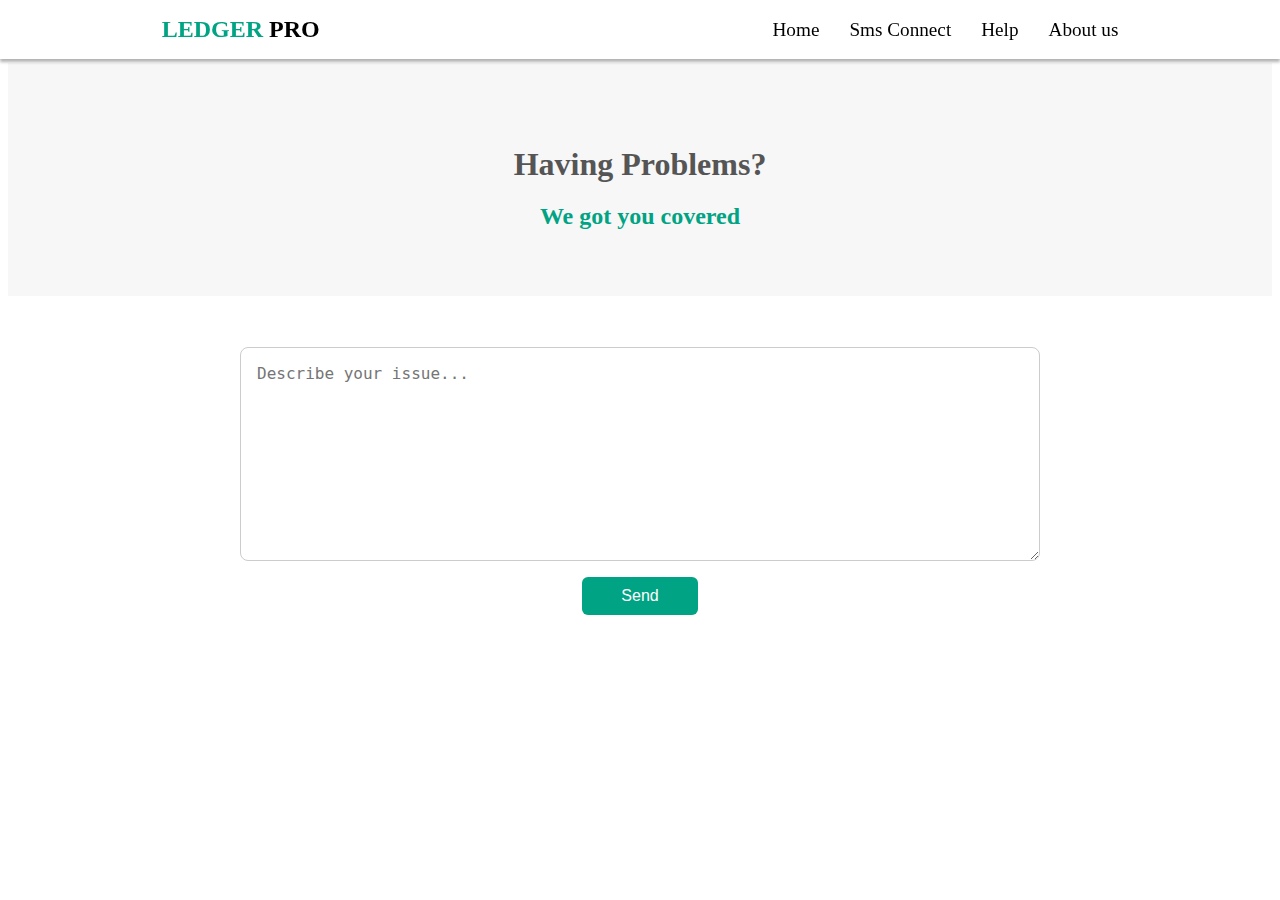
<file: public/help.html>
<!DOCTYPE html>
<html lang="en">
  <head>
    <meta charset="UTF-8" />
    <meta name="viewport" content="width=device-width, initial-scale=1.0" />
    <title>Help - Ledger Pro</title>
    <link rel="stylesheet" href="css/help.css" />
    <link rel="stylesheet" href="css/style.css">
  </head>
  <body>
     <header style="margin-bottom: 5%;">
       <div class="menu-slider">
          <button>
            <img src="assets/Menu.png" alt="" onclick="showmenu()"  id = "slider"/>
          </button>
        </div>
      <div class="menu" style="padding: 1rem 0rem; ">
        <div class="logo">
          <a href="index.html"><span class="highlight">LEDGER</span> PRO</a>
        </div>

       
        
        <ul name="menu-links" id="menulists">
          <li><a href="index.html">Home</a></li>
          <li><a href="smsconnect.html">Sms Connect</a></li>
          <li><a href="#">Help</a></li>
          <li><a href="aboutus.html">About us</a></li>
        </ul>          
      </div>
    </header>

    <section class="sec1">
      <div class="head-group">
        <h3>Having Problems?</h3>
        <h2>We got you covered</h2>
       
      </div>
    </section>

    <section class="sec2">
      <div class="textbox-group">
        <textarea name="helpclass" id="helpid" placeholder="Describe your issue..."></textarea>
      </div>
      <div class="button-group">
        <button id="send">Send</button>
      </div>
    </section>
  </body>
</html>

<script src="js/index.js"></script>


<script src="js/main.js"></script>
</file>
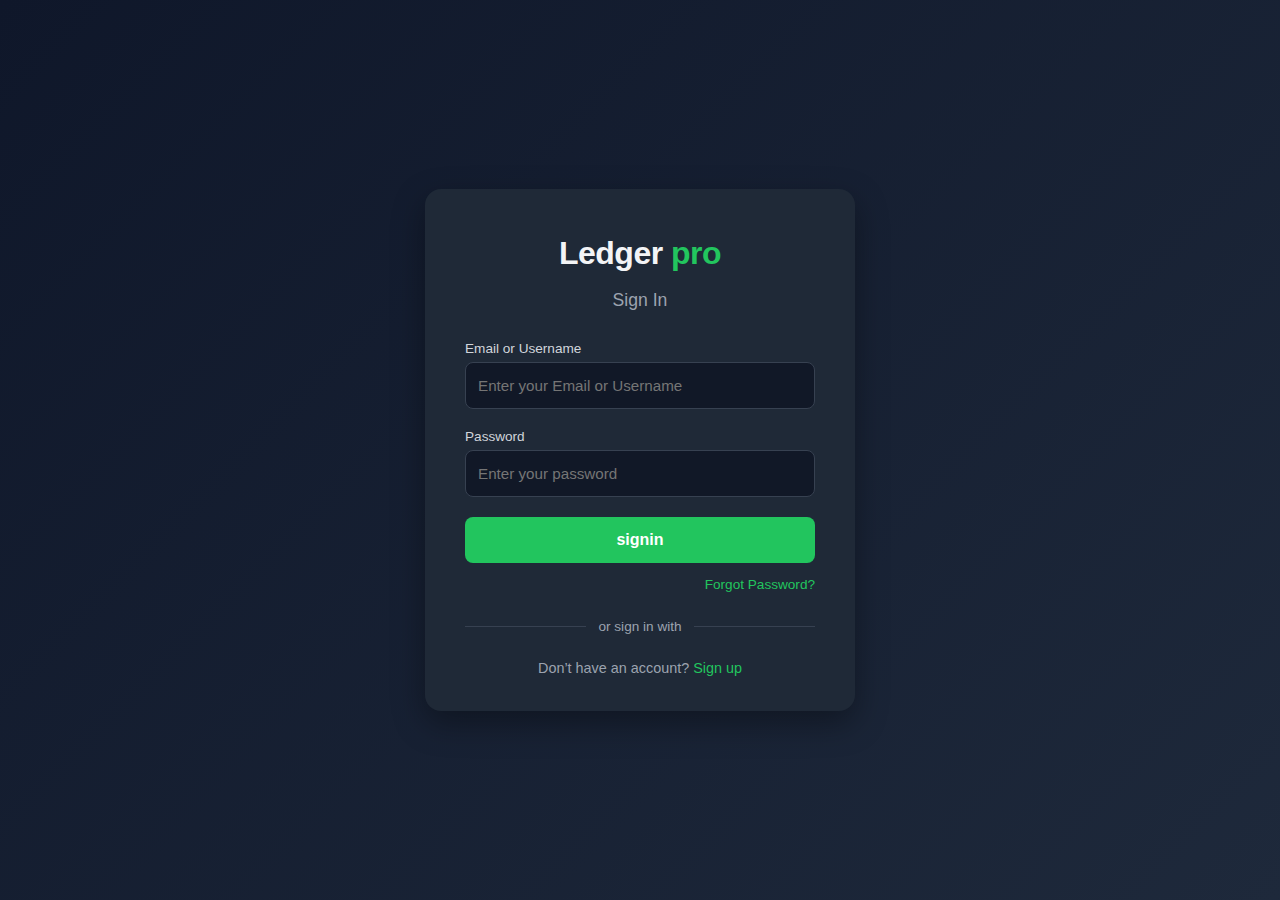
<file: public/signin.html>
<!DOCTYPE html>
<html lang="en">
  <head>
    <meta charset="UTF-8" />
    <meta name="viewport" content="width=device-width, initial-scale=1.0" />
    <title>Ledger Pro - Sign In</title>
    <link rel="stylesheet" href="css/signin.css" />
    <script src="https://accounts.google.com/gsi/client" async defer></script>



    
  </head>
  <body>
    <div class="main">
      <form id="userform">
        <h2>Ledger <l> pro </l></h2>
        <h3>Sign In</h3>

        <div class="input-group">
          <label for="email">Email or Username</label>
          <input
            type="text"
            placeholder="Enter your Email or Username"
            id="email"
            name="email"
            
          />
        </div>
        <div class="input-group">
          <label for="password">Password</label>
          <input
            type="password"
            placeholder="Enter your password"
            id="password"
            name="password"
            
          />
        </div>

        <div class="button-group">
          <input type="submit" value="signin" id="signinBtn"/>
        </div>
       

        <div class="forgot-group">
          <a href="forgot_password.html">Forgot Password?</a>
        </div>

        <div class="separeter-group">
          <hr />
          <p>or sign in with</p>
          <hr />
        </div>

        <div id="g_id_onload"
     data-client_id="1061025953598-3iv4f79cq6euo38osj3v88dr5usu187e.apps.googleusercontent.com"
     data-callback="handleGoogleSignIn">
</div>
<div class="g_id_signin link-group" data-type="standard">
   
</div>


        <div class="signup-group">
          <label for="sign-up">
            Don’t have an account? <a href="signup.html">Sign up</a></label>
        </div>
      </form>
    </div>
  </body>
</html>


<script src="js/popup.js"></script>
<script src="js/main.js"></script>

    <script src="../src/api/auth.js"></script>
   <!-- <script src="../src/api/login.js"></script> -->
</file>
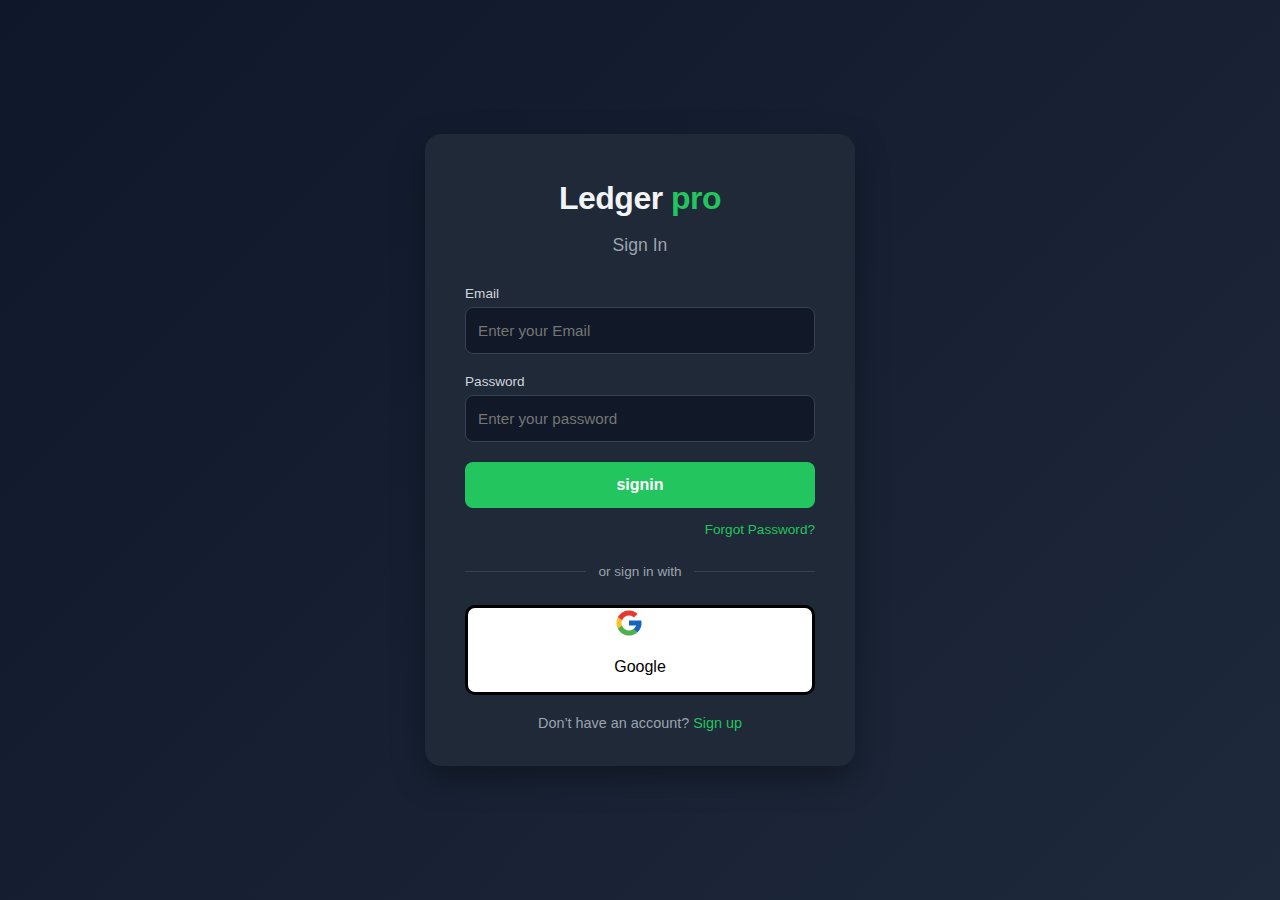
<file: public/signup.html>
<!DOCTYPE html>
<html lang="en">
  <head>
    <meta charset="UTF-8" />
    <meta name="viewport" content="width=device-width, initial-scale=1.0" />
    <title>Ledger Pro - Sign In</title>
    <link rel="stylesheet" href="css/signin.css" />
    
  </head>
  <body>
    <div class="main">
      <form action="ledgerpro.free.nf/sign_in.php" method="POST">
        <h2>Ledger <l> pro </l></h2>
        <h3>Sign In</h3>

        <div class="input-group">
          <label for="email">Email</label>
          <input
            type="email"
            placeholder="Enter your Email"
            id="email"
            name="email"
            required
          />
        </div>
        <div class="input-group">
          <label for="password">Password</label>
          <input
            type="password"
            placeholder="Enter your password"
            id="password"
            name="password"
            required
          />
        </div>

        <div class="button-group">
          <input type="submit" value="signin" />
        </div>

        <div class="forgot-group">
          <a href="forgot_password.html">Forgot Password?</a>
        </div>

        <div class="separeter-group">
          <hr />
          <p>or sign in with</p>
          <hr />
        </div>

        <div class="link-group">
          <a href="#">
            <div class="google">
              <img src="assets/googlelogo.png" alt="google" />
              <p>Google</p>
            </div>
          </a>
        </div>

        <div class="signup-group">
          <label for="sign-up">
            Don’t have an account? <a href="signup.html">Sign up</a></label>
        </div>
      </form>
    </div>
  </body>
</html>
</file>
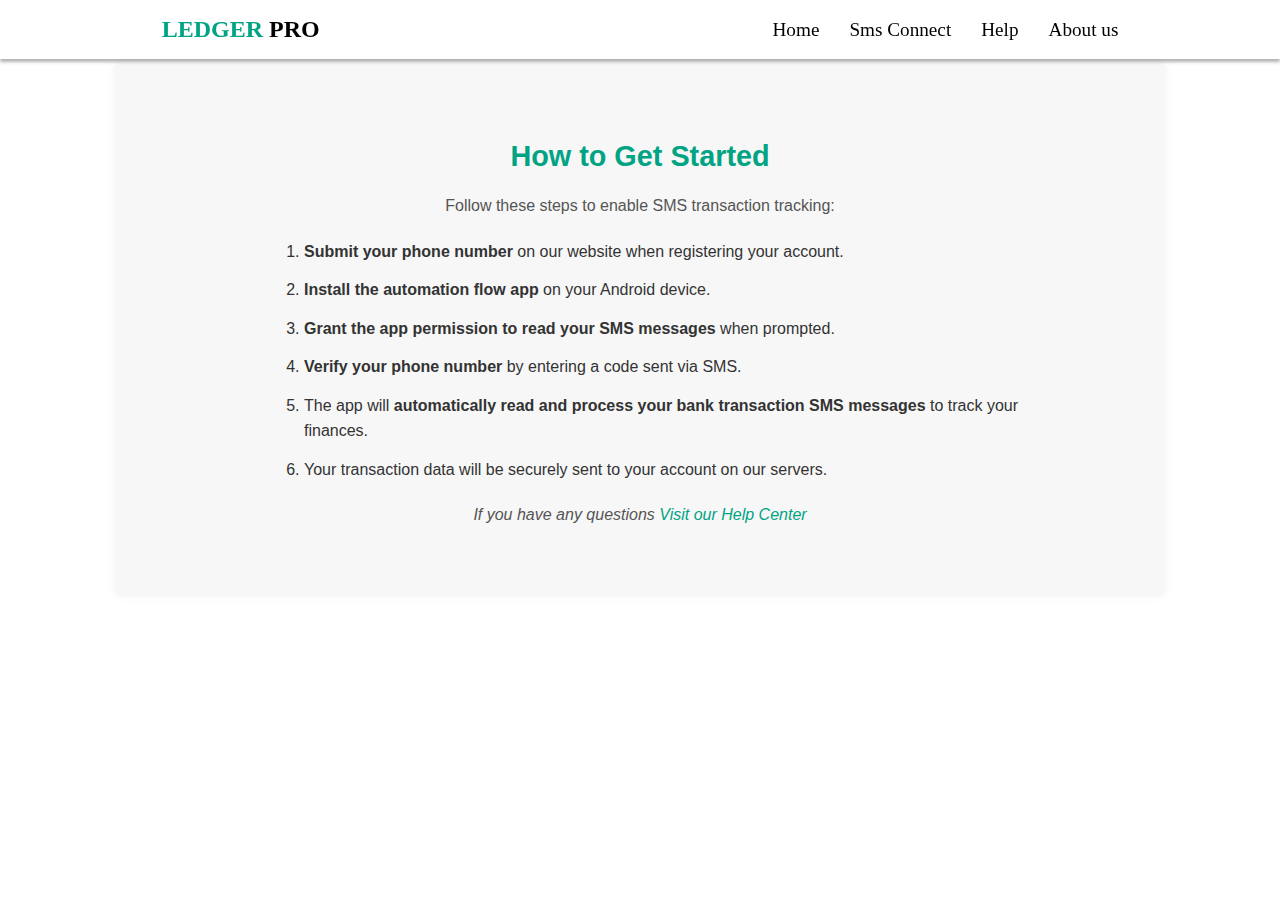
<file: public/smsconnect.html>
<!DOCTYPE html>
<html lang="en">
  <head>
    <meta charset="UTF-8" />
    <meta name="viewport" content="width=device-width, initial-scale=1.0" />
    <title>Sms Connect - Ledger Pro</title>
    <link rel="stylesheet" href="css/smsconnect.css" />
    <link rel="stylesheet" href="css/style.css">
  </head>
  <body>
    <header style="margin-bottom: 5%;">
       <div class="menu-slider">
          <button>
            <img src="assets/Menu.png" alt="" onclick="showmenu()"  id = "slider"/>
          </button>
        </div>
      <div class="menu" style="padding: 1rem 0rem; ">
        <div class="logo">
          <a href="index.html"><span class="highlight">LEDGER</span> PRO</a>
        </div>

       
        
        <ul name="menu-links" id="menulists">
          <li><a href="index.html">Home</a></li>
          <li><a href="#">Sms Connect</a></li>
          <li><a href="help.html">Help</a></li>
          <li><a href="aboutus.html">About us</a></li>
        </ul>          
      </div>
    </header>

    <section class="sec">
      <div class="help-instructions">
        <h3>How to Get Started</h3>
        <p>Follow these steps to enable SMS transaction tracking:</p>
        <ol>
          <li><strong>Submit your phone number</strong> on our website when registering your account.</li>
          <li><strong>Install the automation flow app</strong> on your Android device.</li>
          <li><strong>Grant the app permission to read your SMS messages</strong> when prompted.</li>
          <li><strong>Verify your phone number</strong> by entering a code sent via SMS.</li>
          <li>The app will <strong>automatically read and process your bank transaction SMS messages</strong> to track your finances.</li>
          <li>Your transaction data will be securely sent to your account on our servers.</li>
        </ol>
        <p><em>If you have any questions <a href="help.html">Visit our Help Center</a></em></p>
      </div>
    </section>

  </body>
</html>

<script src="js/menu.js"></script>
<script src="js/main.js"></script>
</file>
<file: public/css/help.css>
.menu {
    display: flex;
    justify-content: space-between;
    padding: 1.2rem 3rem;
    box-shadow: 0px 3px 3px rgba(0, 0, 0, 0.3);    
    top: 0;            
    left: 0;
    background-color: white; 
    z-index: 10;
}

.logo {
    margin: auto;
    font-size: 1.5rem;
    font-weight: bold;
}

.logo a {
     
    text-decoration: none;
    color: white;
}

.logo .highlight {
  
    color: #00a383;
}

.popup {
    position: fixed;
    top: 10%;
    right: -300px; 
    min-width: fit-content;
    padding: 10px;
    z-index: 1000;
    background-color: #ffffff;
    border-top-right-radius: 20%;
    border-bottom-right-radius: 20%;
    box-shadow: 0px 0px 5px rgba(0, 0, 0, 0.3);
    border-left: solid 3px;
    transition: right 0.5s ease-in-out;
}

.menu ul {
    gap: 30px;
    display: flex;
    margin: auto;
    list-style-type: none;
}

.menu li {
    font-size: 1.2rem;
}

.menu a {
    text-decoration: none;
    color: black;
    transition: color 1s ease;
}

.menu a:hover {
    color: #00a383;
}

.menu a:active {
    color: #76f3da;
}

.menu hr {
    margin: auto;
    height: 109%;
    width: 1px;
    background-color: black;
    border: none;
}

.menu .signup {
    padding: 8px 14px;
    border-radius: 6px;
    transition: transform 0.3s ease, background-color 0.3s ease, color 0.3s ease;
}

.menu .signup:hover {
    transform: scale(1.1);
    background-color: #00a383;
    color: white;
}


.sec1 {
    padding: 4% 10%;
    background-color: #f7f7f7;
    text-align: center;
}

.head-group h3 {
    font-size: 2rem;
    color: #555;
    margin-bottom: 0.5rem;
}

.head-group h2 {
    font-size: 1.5rem;
    color: #00a383;
    margin-bottom: 1rem;
}

.sec2 {
    margin: 4% auto;
    max-width: 800px;
    padding: 0 2rem;
}

.textbox-group {
    display: flex;
    justify-content: center;
    align-items: center;
}

.textbox-group textarea {
    width: 100%;
    height: 180px;
    padding: 1rem;
    font-size: 1rem;
    border: 1px solid #ccc;
    border-radius: 8px;
    resize: vertical;
}

.button-group {
    margin-top: 2%;
    display: flex;
    justify-content: center;
    align-items: center;
}

.button-group button {
    padding: 10px 39px;
    font-size: 1rem;
    background-color: #00a383;
    color: white;
    border: none;
    border-radius: 6px;
    cursor: pointer;
    transition: background-color 0.3s ease;
}

.button-group button:hover {
    transform: translateY(2px);
    background-color: #009e75;
}

.sec3 {
    background-color: #eaeaea;
    padding: 3rem 10%;
    text-align: center;
}

.support-info h3 {
    font-size: 1.2rem;
    margin-bottom: 1rem;
    color: #00a383;
}

.support-info ul {
    list-style-type: none;
    padding: 0;
    font-size: 1rem;
}

.support-info li {
    margin: 0.5rem 0;
}

.support-info a {
    color: #00a383;
    text-decoration: none;
}

.support-info a:hover {
    text-decoration: underline;
}
</file>
<file: public/css/style.css>
body {
    display: block;
    background-color: var(--bg-color);
    color: var(--text-color);
}

:root {
    --bg-color: #ffffff;
    --text-color: #000000;
    --accent-color: #00a383;
    --menu-bg: #ffffff;
    --card-bg: #ffffff;
}

body[data-theme="dark"] {
    --bg-color: #1a1a2e;
    --text-color: #f5f5f5;
    --accent-color: #216457;
    --menu-bg: #16213e;
    --card-bg: #1f1f2e;
}


.menu {
    display: flex;
    justify-content: center;
    align-items: center;
    gap: 7%;
    flex-wrap: wrap;
    padding: .6rem 0rem;
    box-shadow: 0px 3px 3px rgba(0, 0, 0, 0.3);
    position: fixed;
    top: 0;
    left: 0;
    width: 100%;
    background-color: var(--menu-bg);
    z-index: 100;
}

.mode-slider {
    width: 50px;
    height: 24px;
    background: var(--menu-bg);
    border-radius: 20px;
    border: solid 1px;
    position: relative;
    cursor: pointer;

}

.slider-circle {
    width: 20px;
    height: 20px;
    background: var(--accent-color);
    border-radius: 50%;
    position: absolute;
    top: 2px;
    left: 2px;
    transition: transform 0.3s ease;
}

.slider-circle.active {
    left: 28px;
}

.menu-slider {
    display: none;
}

.logo {
    font-size: 1.5rem;
    font-weight: bold;
}

.logo a {
    text-decoration: none;
    color: var(--text-color);
}

.logo .highlight {
    color: var(--accent-color);
}

.menu ul {
    gap: 30px;
    display: flex;
    flex-wrap: wrap;
    list-style-type: none;
}

.menu li {
    font-size: 1.2rem;
}

.menu a {
    text-decoration: none;
    color: var(--text-color);
    transition: color 1s ease;
}

.menu a:hover {
    color: var(--accent-color);
}

.menu a:active {
    color: var(--accent-color);
}

.menu hr {
    margin: auto;
    height: 109%;
    width: 1px;
    background-color: var(--text-color);
    border: none;
}

.menu .signup {
    padding: 8px 14px;
    border-radius: 6px;
    transition: transform 0.3s ease, background-color 0.3s ease, color 0.3s ease;
    color: var(--text-color);
    background-color: var(--bg-color);
}

.menu .signup:hover {
    transform: scale(1.1);
    background-color: var(--accent-color);
    color: var(--bg-color);
}


.menu img{
    height: 35px;
    width: 35px;
    border-radius: 100%;
    border: solid 1px green;
    transition: all .4s ease;
}

.menu img:hover {
    transform: scale(1.1);
    cursor: pointer;
}

.menu p{
    padding: auto;
    margin: auto;
    margin-left: 3rem;
    font-weight: 600;
}

#profileDropdown {
    background-color: var(--card-bg);
    color: var(--text-color);
    border: 1px solid #ccc;
    border-radius: 8px;
    padding: 0.5rem 0;
    box-shadow: 0 4px 6px rgba(0,0,0,0.1);
    position: absolute;
    display: flex;
    flex-direction: column;
    min-width: 150px;
    opacity: 0;
    transform: scale(0.8);
    transition: opacity 0.3s ease, transform 0.3s ease;
    z-index: 1000;
}

#profileDropdown.show {
    opacity: 1;
    transform: scale(1);
}

#profileDropdown a {
    text-decoration: none;
   
    padding: 10px 15px;
    color: var(--text-color);
    font-weight: 500;
    transition: all 0.5s ease;
}

#profileDropdown a:hover { 
    cursor: pointer;
    transform: translateX(3px);    
    border-left: var(--accent-color) solid 1px;
}


.main {
    display: flex;
    background-color: var(--accent-color);
    transition: all .5s ease;
}

.slogan {
    margin-top: 5%;
    width: 50%;
    transform: translateY(-100%);
    opacity: 0;
    transition: all .3s ease;
}

.slogan .sl1 {
    font-size: 2rem;
    font-weight: lighter;
    color: white;
    text-align: center;
    transition: color .5s ease;
}

.slogan .sl2 {
    font-weight: normal;
    font-size: 1.5rem;
    color: white;
    text-align: center;
    margin-bottom: 2rem;
        transition: color .5s ease;
}

.slogan button {
    display: flex;
    margin: auto;
    margin-bottom: 10%;
    padding: 20px 30px;
    border-radius: 10px;
    border: none;
    background-color: #067c64;
    color: white;
    transition: color .5s ease;
}

.slogan button:hover {
    background-color: rgba(0, 0, 0, .5);
    cursor: pointer;
    transform: translateY(-2px);
    transition: transform .4s ease, background-color 1s ease;
}

.slogan a {
    text-decoration: none;
    color: inherit;
}

.image-group {
    position: relative;
    width: 50%;
    overflow: visible;
}

.image-group .phone1 {
    position: absolute;
    top: 54%;
    width: 15%;
    transform: rotateZ(-8deg);
    left: -100%;
    opacity: 0;
    z-index: 1;
    transition: all .3s ease;
}

.phone1:hover {
    transform: scale(1.3) rotateZ(0deg);
    cursor: pointer;
}

.image-group .phone2 {
    position: absolute;
    opacity: 0;
    left: 100%;
    width: 15%;
    transform: rotateZ(8deg);
    top: 59%;
    transition: all .3s ease;
}

.phone2:hover {
    transform: scale(1.3) rotateZ(0deg);
    z-index: 2;
    cursor: pointer;
}

.image-group .laptop {
    position: absolute;
    top: 59vh;
    opacity: 0;
    width: 60%;
    transition: all .3s ease;
}

.laptop:hover {
    transform: translateY(-2em) scale(1.1);
    cursor: pointer;
}

body:has(.laptop:hover) .phone1 {
    transform: rotateZ(-15deg) translateX(-5em);
}

body:has(.laptop:hover) .phone2 {
    transform: rotateZ(15deg) translateX(3em);
    transition: transform .5s ease;
}

.article {
    transform: translateY(100vh);
    margin: 8% auto;
    text-align: center;
    padding: 2rem;
    transition: all .3s ease;
}

.discription {
    display: flex;
    justify-content: space-between;
    gap: 2rem;
    flex-wrap: wrap;
}

.discription section {
    flex: 1;
    min-width: 280px;
    max-width: 32%;
    background-color: var(--card-bg);
    padding: 1.5rem;
    border-radius: 12px;
    box-shadow: 0px 0px 5px rgba(0, 0, 0, .1);
    transition: transform 0.3s ease;
    color: var(--text-color);
}

.discription section:hover {
    transform: scale(1.05);
}

.discription svg {
    position: relative;
    z-index: 0;
    top: -30%;
    right: 30%;
    width: 60px;
    height: 60px;
    margin-bottom: 1rem;
}

section p {
    position: relative;
    top: -20%;
    font-size: 1.12rem;
    padding: 0.5rem;
    color: var(--text-color);
    transition: color 0.5s ease;
}

.setup-guide{
    transform: translateY(100vh);
    transition: all .3s ease;
}

body:has(.setup-guide:hover) .setup-guide h2 {
    box-shadow: 0px 3px;
}

.setup-guide h2 {
    margin-top: -5%;
    padding: 20px;
    text-align: center;
    color: var(--accent-color);
    font-size: 1.8rem;
    transition: box-shadow 1s ease;
}

.setup-guide em {
    font-size: 1.3rem;
    font-weight: bold;
}

.setup-guide h4 {
    color: var(--accent-color);
}

.Create-container,
.Automate-container,
.Manage-Container {
    display: flex;
    justify-content: center;
    margin-bottom: 5%;
}

.info {
    padding: 20px;
}

.video-container {
    width: 20%;
    position: relative;
}

img,
video {
    position: absolute;
    width: 100%;
    transition: transform .3s ease, opacity .3s ease;
}

img {
    opacity: 1;
}

video {
    opacity: 0;
}

body:has(.Create-container:hover) .create-video {
    transform: translateX(-10%);
    opacity: 1;
    z-index: 2;
}

body:has(.Create-container:hover) .create-image {
    opacity: 0;
}

body:has(.Automate-container:hover) .install-video {
    transform: translateY(10%);
    opacity: 1;
    z-index: 2;
}

body:has(.Automate-container:hover) .install-image {
    opacity: 0;
}

body:has(.Manage-Container:hover) .finances-video {
    transform: translateY(-5%);
    opacity: 1;
    z-index: 2;
}

body:has(.Manage-Container:hover) .finances-image {
    opacity: 0;
}

.popup {
    position: fixed;
    top: 10%;
    right: -300px; 
    min-width: fit-content;
    padding: 10px;
    z-index: 1000;
    background-color: #ffffff;
    border-top-right-radius: 20%;
    border-bottom-right-radius: 20%;
    box-shadow: 0px 0px 5px rgba(0, 0, 0, 0.3);
    border-left: solid 3px;
    transition: all 0.5s ease;
}

@media(max-width:1000px) {
    .main
    {
        margin-top: 10%;
    }
}

    @media(max-width:769px) {
    .main {
        display: grid;
        grid-template-areas:
            "image"
            "slogan";
        grid-template-columns: 1fr;
        grid-template-rows: auto auto;
        justify-items: center;
        align-items: center;
        padding: 2rem 1rem;
        gap: 2rem;
        background-color: var(--accent-color);
    }

    .menu {
        padding: .8rem 0rem;
        display: flex;
    }

    .logo {
        display: flex;
        margin: auto;
    }

    .menu ul {
        display: none;
        justify-content: center;
        flex-wrap: wrap;
        width: 100%;
        margin-top: 20px;
        font-size: .8rem;
    }

    .menu hr {
        margin: auto;
        height: 90%;
        width: 1px;
        background-color: var(--text-color);
        border: none;
    }

    .menu-slider {
        display: flex;
        align-items: center;
        position: fixed;
        top: 25px;
        left: 4%;
        z-index: 1000;
    }

    .menu-slider button {
        width: 2.1rem;
        border: none;
        display: inline-flex;
        justify-content: center;
        align-items: center;
    }

    .menu-slider img {
        background-color: var(--accent-color);
        border-radius: 10%;
        padding: 10%;
        width: 80%;
        transition: background-color .5s ease, transform .5s ease;
    }

    .menu-slider img:hover {
        background-color: #027760;
        transform: translateY(1px);
        cursor: pointer;
    }

    .menu-slider img:active {
        background-color: cyan;
    }

    .slogan {
        grid-area: slogan;
        width: 100%;
        text-align: center;
    }

    .slogan .sl1 {
        font-size: 1.3rem;
    }

    .slogan .sl2 {
        font-size: 1.1rem;
    }

    .slogan button {
        padding: 15px 25px;
        font-size: 1rem;
    }

    .image-group {
        grid-area: image;
        display: flex;
        justify-content: center;
        align-items: flex-end;
        gap: 1rem;
        width: 100%;
        max-width: 500px;
        margin: 0 auto;
        position: relative;
    }

    .image-group img {
        position: relative !important;
        top: 51px !important;
        left: auto !important;
        transform: none !important;
    }

    .laptop {
        width: 55%;
        z-index: 2;
        transform: none !important;
    }

    .phone1,
    .phone2 {
        width: 20%;
        max-width: 120px;
        z-index: 1;
    }

    .phone1 {
        transform: rotate(-15deg);
    }

    .phone2 {
        transform: rotate(15deg);
    }

    .discription {
        display: flex;
        justify-content: center;
        max-width: 100%;
    }

    .discription section {
        max-width: 50%;
    }

    section p {
        font-size: 1.0rem;
    }

    .setup-guide {
        display: grid;
        grid-template-areas: 'info' 'create' 'autoM' 'manage';
    }

    .setup-guide h2 {
        font-size: 1.4rem;
        grid-area: info;
    }

    .Create-container {
        display: flex;
        flex-direction: column;
        grid-area: create;
    }

    .Automate-container {
        grid-area: autoM;
    }

    .Manage-Container {
        grid-area: manage;
    }

    .setup-guide img,
    video {
        display: none;
    }
}
</file>
<file: public/css/signin.css>
body {
  margin: 0;
  font-family: "Inter", "Segoe UI", Tahoma, Geneva, Verdana, sans-serif;
  background: linear-gradient(135deg, #0f172a, #1e293b);
  color: #f3f4f6;
  display: flex;
  justify-content: center;
  align-items: center;
  min-height: 100vh;

}


.main {
  background: #1f2937;
  padding: 20px 40px;
  border-radius: 16px;
  width: 50%;
  max-width: 350px;
  box-shadow: 0 12px 32px rgba(0, 0, 0, 0.35);
  transition: all .5s ease;
}


form h2 {
  text-align: center;
  font-size: 2rem;
  margin-bottom: 8px;
  letter-spacing: -0.5px;
}

form h2 l {
  color: #22c55e;
}

form h3 {
  text-align: center;
  font-weight: 400;
  margin-bottom: 30px;
  font-size: 1.1rem;
  color: #9ca3af;
}


.input-group {
  display: flex;
  flex-direction: column;
  margin-bottom: 20px;
}

.input-group label {
  margin-bottom: 6px;
  font-size: 0.85rem;
  font-weight: 500;
  color: #d1d5db;
}

.input-group input {
  padding: 14px 12px;
  border-radius: 8px;
  border: 1px solid #374151;
  background: #111827;
  color: #f9fafb;
  font-size: 0.95rem;
  outline: none;
  transition: all 0.25s ease;
}

.input-group input:focus {
  border-color: #22c55e;
  box-shadow: 0 0 0 3px rgba(34, 197, 94, 0.25);
}

.button-group input[type="submit"] {
  width: 100%;
  padding: 14px;
  border: none;
  border-radius: 8px;
  background: #22c55e;
  color: white;
  font-size: 1rem;
  font-weight: 600;
  cursor: pointer;
  transition: all 0.3s ease;
}

.button-group input[type="submit"]:hover {

  transform: translateY(1px);

}


.forgot-group {
  text-align: right;
  margin: 12px 0 25px;
}

.forgot-group a {
  font-size: 0.85rem;
  font-weight: 500;
  color: #22c55e;
  text-decoration: none;
  transition: color 0.25s ease;
}

.forgot-group a:hover {
  color: #16a34a;
  text-decoration: underline;
}


.separeter-group {
  display: flex;
  align-items: center;
  margin: 25px 0;
}

.separeter-group hr {
  flex: 1;
  border: none;
  height: 1px;
  background: #374151;
}

.separeter-group p {
  margin: 0 12px;
  font-size: 0.85rem;
  color: #9ca3af;
  white-space: nowrap;
}

.link-group a {
  display: flex;
  justify-content: center;
  align-items: center;
  gap: 10px;
  border: solid;
  border-radius: 10px;
  color: rgb(0, 0, 0);
  background-color: white;
  margin-bottom: 20px;
  text-decoration: none;
}

.link-group a:hover {

  transform: translateY(1px);

}

.link-group a img {
  height: 30px;
  width: 30px;
}

.signup-group {
  text-align: center;
  font-size: 0.9rem;
  margin-bottom: 15px;
  color: #9ca3af;
}

.signup-group a {
  color: #22c55e;
  font-weight: 500;
  text-decoration: none;
  transition: color 0.25s ease;
}

.signup-group a:hover {
  color: #16a34a;
  text-decoration: underline;
}

.popup {
    position: fixed;
    top: 10%;
    right: -300px; 
    min-width: fit-content;
    padding: 10px;
    z-index: 1000;
    background-color: #ffffff;
    border-top-right-radius: 20%;
    border-bottom-right-radius: 20%;
    box-shadow: 0px 0px 5px rgba(0, 0, 0, 0.3);
    border-left: solid 3px;
    transition: all 0.5s ease;
}

@media (max-width : 769px) {

  .main {

    padding: 10px 20px;
    width: 80%;

  }

}
</file>
<file: public/css/smsconnect.css>
body {
    /* background-color: #1a1a2e;
    background-color: #16213e; */

}

.menu {
    display: flex;
    justify-content: space-between;
    padding: 1.2rem 3rem;
    box-shadow: 0px 3px 3px rgba(0, 0, 0, 0.3);
    top: 0;
    left: 0;
    background-color: white;
    z-index: 10;
}

.logo {
    margin: auto;
    font-size: 1.5rem;
    font-weight: bold;
}

.logo a {

    text-decoration: none;
    color: white;
}

.logo .highlight {

    color: #00a383;
}


.menu ul {
    gap: 30px;
    display: flex;
    margin: auto;
    list-style-type: none;
}

.menu li {
    font-size: 1.2rem;
}

.menu a {
    text-decoration: none;
    color: black;
    transition: color 1s ease;
}

.menu a:hover {
    color: #00a383;
}

.menu a:active {
    color: #76f3da;
}

.menu hr {
    margin: auto;
    height: 109%;
    width: 1px;
    background-color: black;
    border: none;
}

.menu .signup {
    padding: 8px 14px;
    border-radius: 6px;
    transition: transform 0.3s ease, background-color 0.3s ease, color 0.3s ease;
}

.menu .signup:hover {
    transform: scale(1.1);
    background-color: #00a383;
    color: white;
}


.sec {
    padding: 3rem 10%;
    background-color: #f7f7f7;
    max-width: 800px;
    margin: 1rem auto;
    border-radius: 8px;
    box-shadow: 0 0 10px rgba(0, 0, 0, 0.05);
    font-family: 'Segoe UI', Tahoma, Geneva, Verdana, sans-serif;
}

.help-instructions h3 {
    color: #00a383;
    font-size: 1.8rem;
    margin-bottom: 1rem;
    text-align: center;
}

.help-instructions p {
    font-size: 1rem;
    color: #555;
    margin-bottom: 1rem;
    text-align: center;
}

.help-instructions ol {
    margin-left: 1.5rem;
    color: #333;
    font-size: 1rem;
    line-height: 1.6;
}

.help-instructions ol li {
    margin-bottom: 0.8rem;
}

.help-instructions a{
    text-decoration: none;
    color: rgb(0, 163, 131);
    transition: color .3s ease;
}

.help-instructions a:hover{
    color: purple;
}
.help-instructions a:active{
    color: red;
}
</file>
